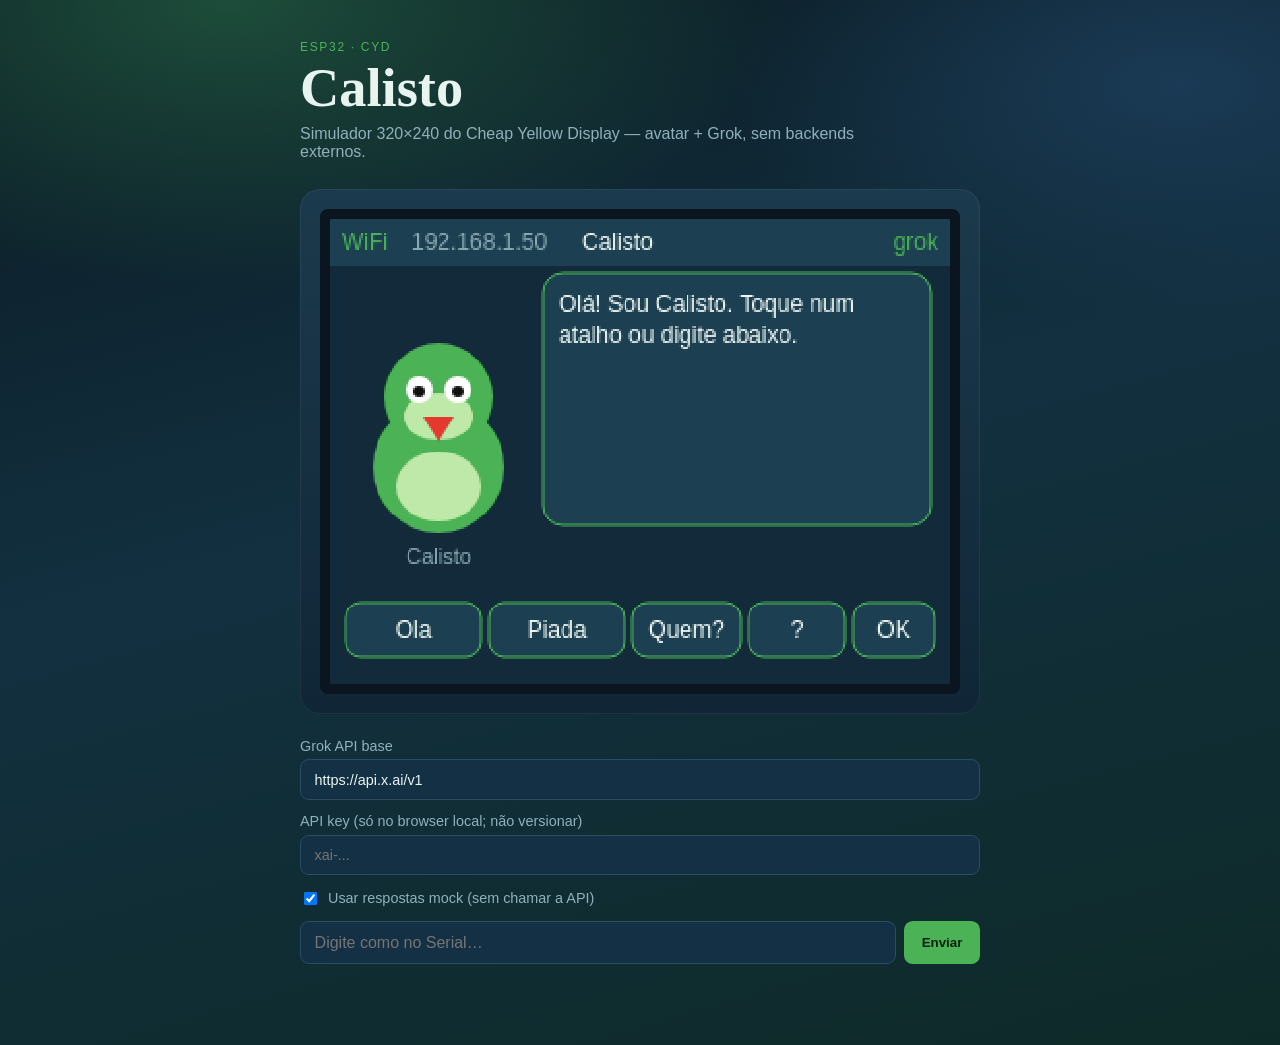
<file: esp32/simulator/index.html>
<!DOCTYPE html>
<html lang="pt-BR">
<head>
  <meta charset="UTF-8" />
  <meta name="viewport" content="width=device-width, initial-scale=1.0" />
  <title>Simulador CYD — Calisto + Grok</title>
  <link rel="stylesheet" href="style.css" />
</head>
<body>
  <main class="page">
    <header class="intro">
      <p class="brand">esp32 · CYD</p>
      <h1>Calisto</h1>
      <p class="lede">Simulador 320×240 do Cheap Yellow Display — avatar + Grok, sem backends externos.</p>
    </header>
    <section class="stage" aria-label="Display CYD">
      <canvas id="screen" width="320" height="240" role="img" aria-label="Tela do CYD"></canvas>
    </section>
    <section class="controls">
      <label>
        Grok API base
        <input id="apiBase" type="url" value="https://api.x.ai/v1" />
      </label>
      <label>
        API key (só no browser local; não versionar)
        <input id="apiKey" type="password" placeholder="xai-..." autocomplete="off" />
      </label>
      <label class="check">
        <input id="useMock" type="checkbox" checked />
        Usar respostas mock (sem chamar a API)
      </label>
      <form id="askForm" class="ask">
        <input id="message" type="text" placeholder="Digite como no Serial…" maxlength="240" />
        <button type="submit">Enviar</button>
      </form>
      <p id="log" class="log" aria-live="polite"></p>
    </section>
  </main>
  <script src="app.js"></script>
</body>
</html>
</file>
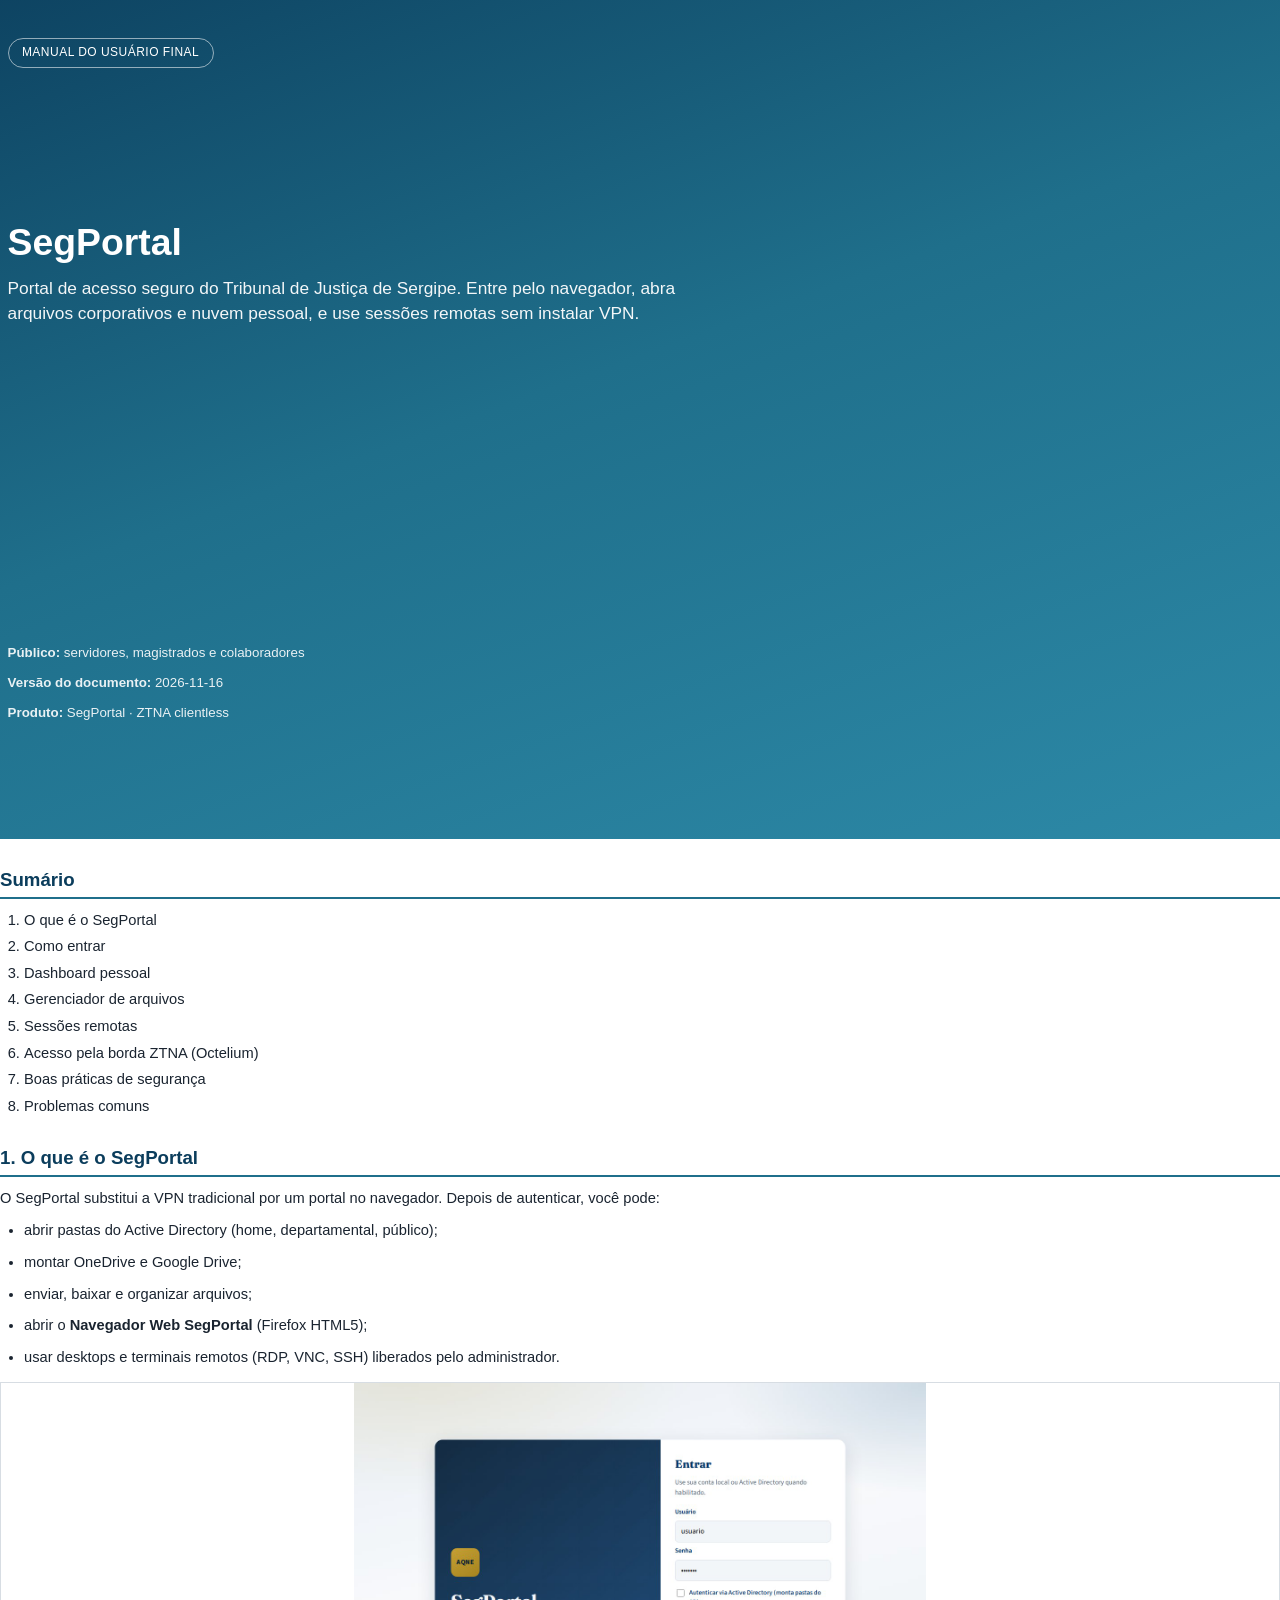
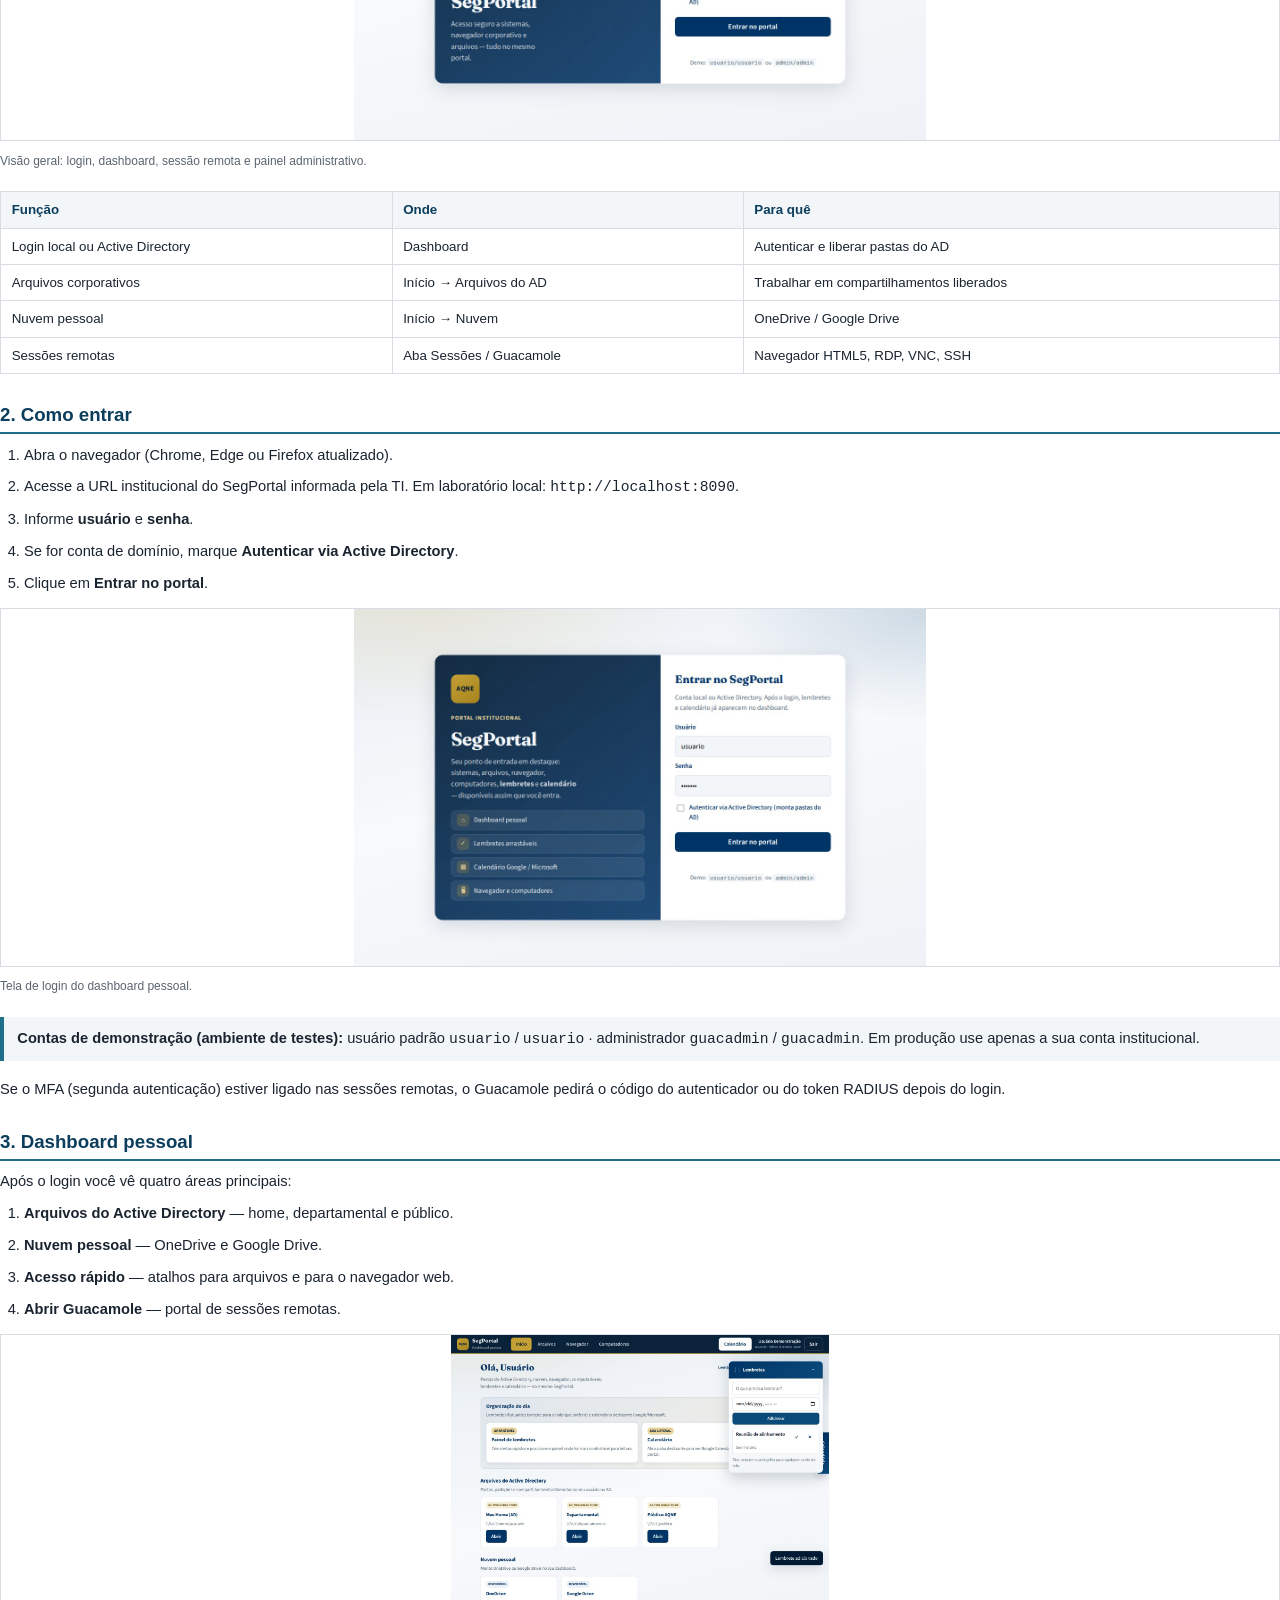
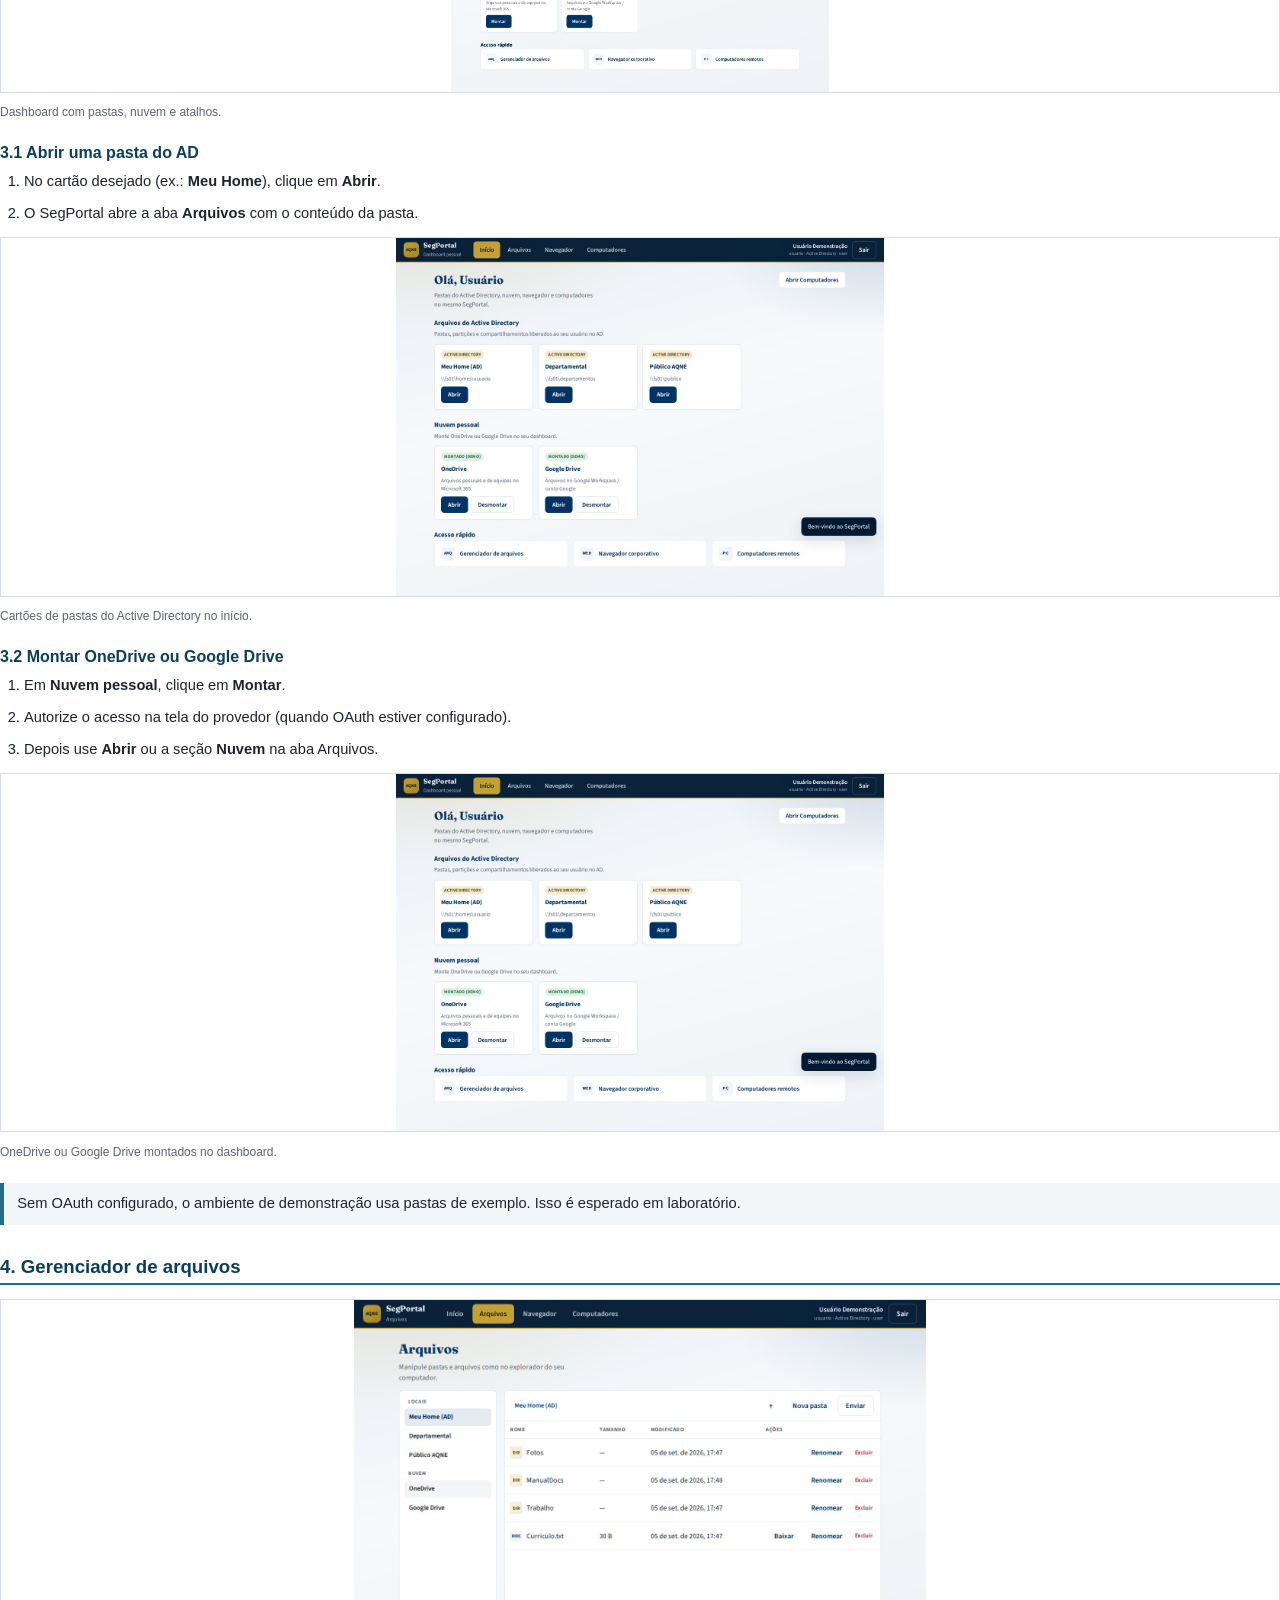
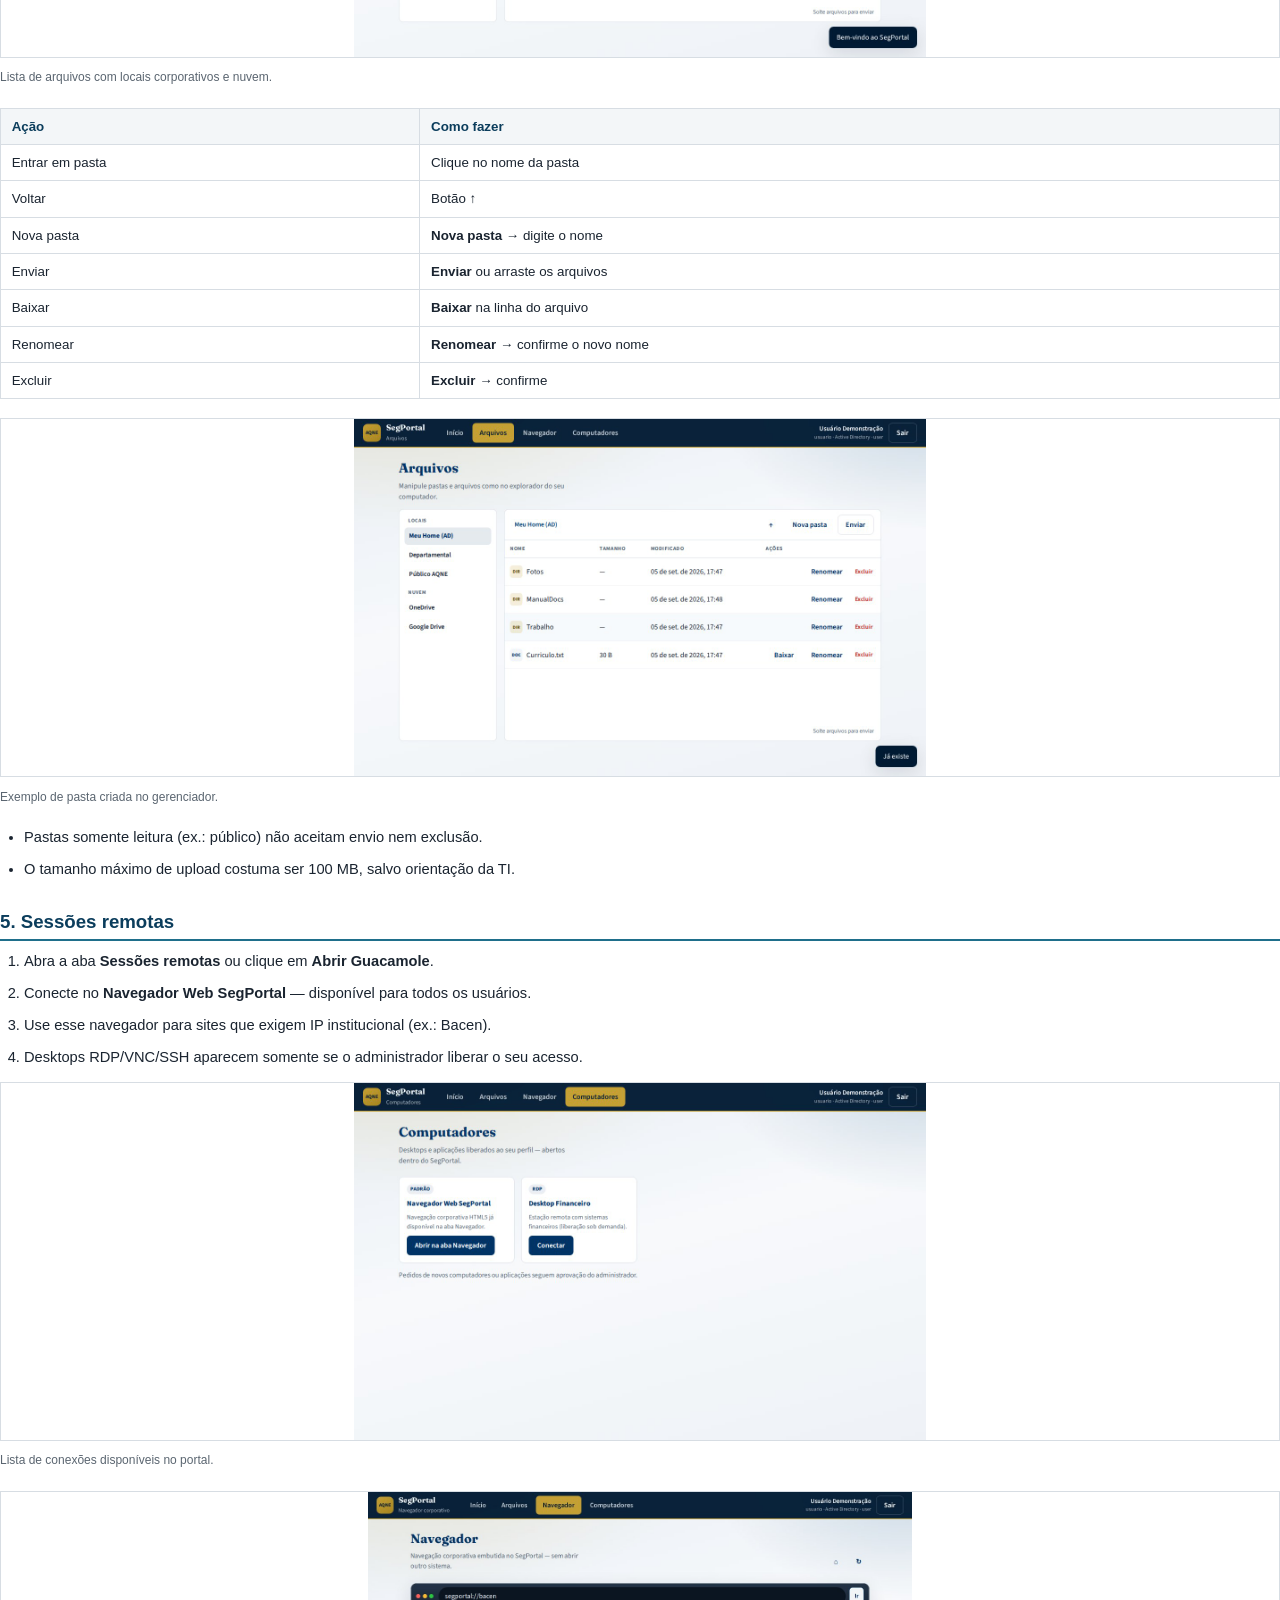
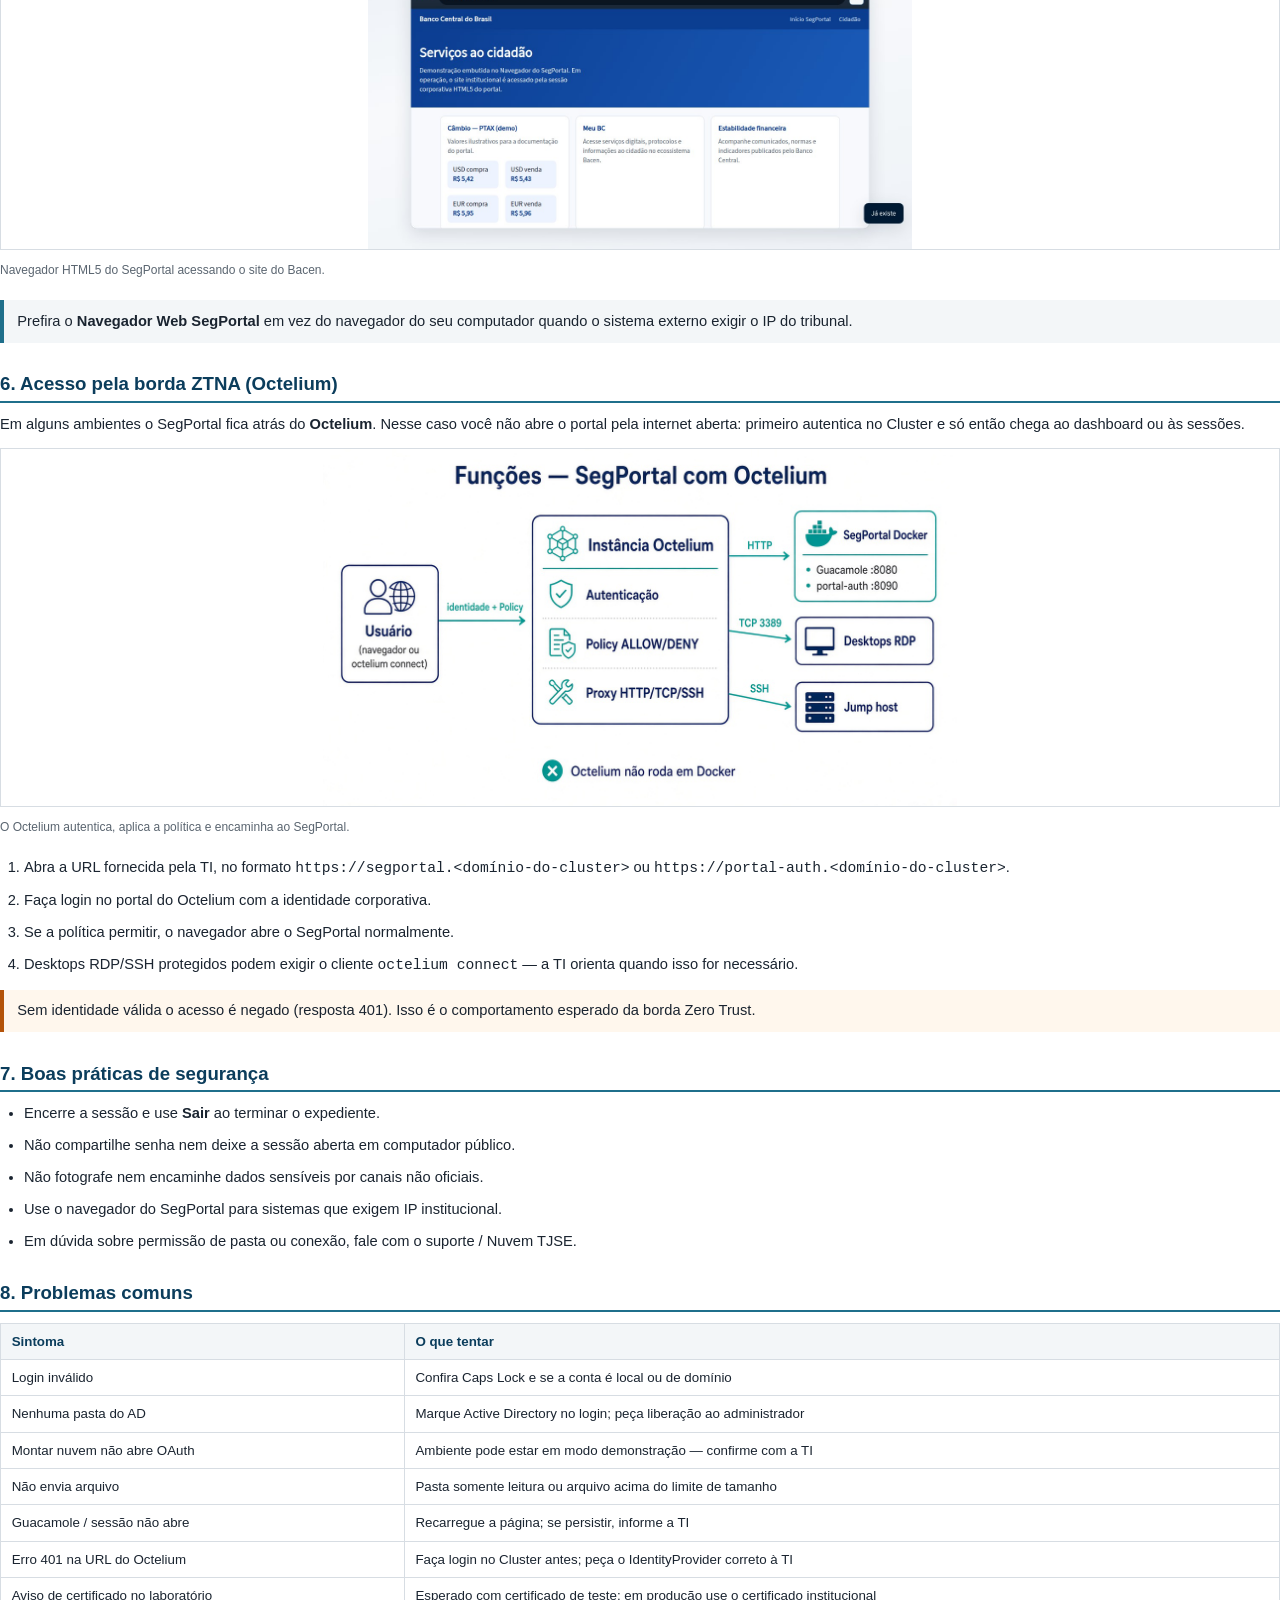
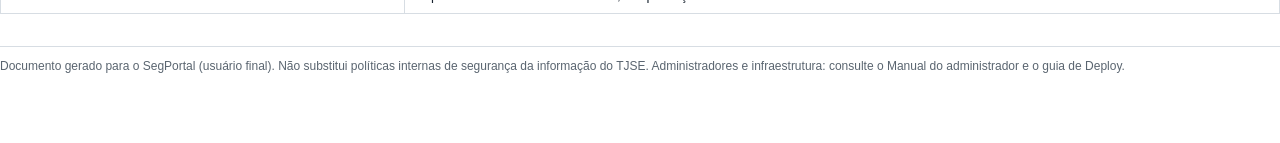
<file: segportal/docs/manual-usuario-final.html>
<!DOCTYPE html>
<html lang="pt-BR">
<head>
  <meta charset="UTF-8" />
  <title>SegPortal — Manual do Usuário Final</title>
  <style>
    @page {
      size: A4;
      margin: 18mm 16mm 20mm 16mm;
      @bottom-center {
        content: "SegPortal · Manual do usuário final · página " counter(page);
        font-size: 9pt;
        color: #5a6570;
      }
    }
    :root {
      --ink: #1a2430;
      --muted: #5a6570;
      --line: #d7dde3;
      --brand: #0b3d5c;
      --accent: #1f6f8b;
      --soft: #f3f6f8;
    }
    * { box-sizing: border-box; }
    body {
      margin: 0;
      color: var(--ink);
      font: 11pt/1.45 "Segoe UI", "Helvetica Neue", Arial, sans-serif;
    }
    h1, h2, h3 {
      color: var(--brand);
      page-break-after: avoid;
      line-height: 1.25;
    }
    h1 { font-size: 22pt; margin: 0 0 8pt; }
    h2 {
      font-size: 14pt;
      margin: 22pt 0 8pt;
      padding-bottom: 4pt;
      border-bottom: 2px solid var(--accent);
    }
    h3 { font-size: 12pt; margin: 14pt 0 6pt; }
    p, li { margin: 0 0 8pt; }
    ul, ol { margin: 0 0 10pt; padding-left: 18pt; }
    a { color: var(--accent); text-decoration: none; }
    .cover {
      min-height: 240mm;
      display: flex;
      flex-direction: column;
      justify-content: space-between;
      page-break-after: always;
      background:
        linear-gradient(160deg, #0b3d5c 0%, #1f6f8b 48%, #2d8aa8 100%);
      color: #fff;
      padding: 28mm 18mm;
      margin: -18mm -16mm 0;
    }
    .cover h1 { color: #fff; font-size: 28pt; margin-top: 40mm; }
    .cover .lead { font-size: 13pt; max-width: 42em; opacity: .95; }
    .cover .meta { font-size: 10pt; opacity: .9; }
    .badge {
      display: inline-block;
      border: 1px solid rgba(255,255,255,.55);
      border-radius: 999px;
      padding: 4pt 10pt;
      font-size: 9pt;
      letter-spacing: .04em;
      text-transform: uppercase;
    }
    .note, .warn {
      border-left: 4px solid var(--accent);
      background: var(--soft);
      padding: 8pt 10pt;
      margin: 10pt 0 14pt;
    }
    .warn { border-left-color: #b45309; background: #fff7ed; }
    table {
      width: 100%;
      border-collapse: collapse;
      margin: 8pt 0 14pt;
      font-size: 10pt;
    }
    th, td {
      border: 1px solid var(--line);
      padding: 6pt 8pt;
      text-align: left;
      vertical-align: top;
    }
    th { background: var(--soft); color: var(--brand); }
    figure {
      margin: 10pt 0 16pt;
      page-break-inside: avoid;
    }
    figure img {
      width: 100%;
      max-height: 95mm;
      object-fit: contain;
      border: 1px solid var(--line);
      background: #fff;
    }
    figcaption {
      font-size: 9pt;
      color: var(--muted);
      margin-top: 4pt;
    }
    .toc a { color: var(--ink); }
    .toc li { margin-bottom: 4pt; }
    .footer-note {
      margin-top: 24pt;
      padding-top: 8pt;
      border-top: 1px solid var(--line);
      font-size: 9pt;
      color: var(--muted);
    }
    .step { font-weight: 600; color: var(--accent); }
  </style>
</head>
<body>

<section class="cover">
  <div>
    <span class="badge">Manual do usuário final</span>
    <h1>SegPortal</h1>
    <p class="lead">
      Portal de acesso seguro do Tribunal de Justiça de Sergipe.
      Entre pelo navegador, abra arquivos corporativos e nuvem pessoal,
      e use sessões remotas sem instalar VPN.
    </p>
  </div>
  <div class="meta">
    <p><strong>Público:</strong> servidores, magistrados e colaboradores</p>
    <p><strong>Versão do documento:</strong> 2026-11-16</p>
    <p><strong>Produto:</strong> SegPortal · ZTNA clientless</p>
  </div>
</section>

<h2>Sumário</h2>
<ol class="toc">
  <li><a href="#o-que-e">O que é o SegPortal</a></li>
  <li><a href="#como-entrar">Como entrar</a></li>
  <li><a href="#dashboard">Dashboard pessoal</a></li>
  <li><a href="#arquivos">Gerenciador de arquivos</a></li>
  <li><a href="#sessoes">Sessões remotas</a></li>
  <li><a href="#octelium">Acesso pela borda ZTNA (Octelium)</a></li>
  <li><a href="#seguranca">Boas práticas de segurança</a></li>
  <li><a href="#problemas">Problemas comuns</a></li>
</ol>

<h2 id="o-que-e">1. O que é o SegPortal</h2>
<p>
  O SegPortal substitui a VPN tradicional por um portal no navegador.
  Depois de autenticar, você pode:
</p>
<ul>
  <li>abrir pastas do Active Directory (home, departamental, público);</li>
  <li>montar OneDrive e Google Drive;</li>
  <li>enviar, baixar e organizar arquivos;</li>
  <li>abrir o <strong>Navegador Web SegPortal</strong> (Firefox HTML5);</li>
  <li>usar desktops e terminais remotos (RDP, VNC, SSH) liberados pelo administrador.</li>
</ul>

<figure>
  <img src="images/segportal-mockup.jpg" alt="Visão geral do SegPortal" />
  <figcaption>Visão geral: login, dashboard, sessão remota e painel administrativo.</figcaption>
</figure>

<table>
  <thead>
    <tr><th>Função</th><th>Onde</th><th>Para quê</th></tr>
  </thead>
  <tbody>
    <tr>
      <td>Login local ou Active Directory</td>
      <td>Dashboard</td>
      <td>Autenticar e liberar pastas do AD</td>
    </tr>
    <tr>
      <td>Arquivos corporativos</td>
      <td>Início → Arquivos do AD</td>
      <td>Trabalhar em compartilhamentos liberados</td>
    </tr>
    <tr>
      <td>Nuvem pessoal</td>
      <td>Início → Nuvem</td>
      <td>OneDrive / Google Drive</td>
    </tr>
    <tr>
      <td>Sessões remotas</td>
      <td>Aba Sessões / Guacamole</td>
      <td>Navegador HTML5, RDP, VNC, SSH</td>
    </tr>
  </tbody>
</table>

<h2 id="como-entrar">2. Como entrar</h2>
<ol>
  <li>Abra o navegador (Chrome, Edge ou Firefox atualizado).</li>
  <li>Acesse a URL institucional do SegPortal informada pela TI.
    Em laboratório local: <code>http://localhost:8090</code>.</li>
  <li>Informe <strong>usuário</strong> e <strong>senha</strong>.</li>
  <li>Se for conta de domínio, marque <strong>Autenticar via Active Directory</strong>.</li>
  <li>Clique em <strong>Entrar no portal</strong>.</li>
</ol>

<figure>
  <img src="images/usage-login.jpg" alt="Tela de login" />
  <figcaption>Tela de login do dashboard pessoal.</figcaption>
</figure>

<div class="note">
  <strong>Contas de demonstração (ambiente de testes):</strong>
  usuário padrão <code>usuario</code> / <code>usuario</code> ·
  administrador <code>guacadmin</code> / <code>guacadmin</code>.
  Em produção use apenas a sua conta institucional.
</div>

<p>
  Se o MFA (segunda autenticação) estiver ligado nas sessões remotas,
  o Guacamole pedirá o código do autenticador ou do token RADIUS depois do login.
</p>

<h2 id="dashboard">3. Dashboard pessoal</h2>
<p>Após o login você vê quatro áreas principais:</p>
<ol>
  <li><strong>Arquivos do Active Directory</strong> — home, departamental e público.</li>
  <li><strong>Nuvem pessoal</strong> — OneDrive e Google Drive.</li>
  <li><strong>Acesso rápido</strong> — atalhos para arquivos e para o navegador web.</li>
  <li><strong>Abrir Guacamole</strong> — portal de sessões remotas.</li>
</ol>

<figure>
  <img src="images/usage-portal.jpg" alt="Dashboard do portal" />
  <figcaption>Dashboard com pastas, nuvem e atalhos.</figcaption>
</figure>

<h3>3.1 Abrir uma pasta do AD</h3>
<ol>
  <li>No cartão desejado (ex.: <strong>Meu Home</strong>), clique em <strong>Abrir</strong>.</li>
  <li>O SegPortal abre a aba <strong>Arquivos</strong> com o conteúdo da pasta.</li>
</ol>

<figure>
  <img src="images/portal-home-ad.jpg" alt="Pastas do Active Directory" />
  <figcaption>Cartões de pastas do Active Directory no início.</figcaption>
</figure>

<h3>3.2 Montar OneDrive ou Google Drive</h3>
<ol>
  <li>Em <strong>Nuvem pessoal</strong>, clique em <strong>Montar</strong>.</li>
  <li>Autorize o acesso na tela do provedor (quando OAuth estiver configurado).</li>
  <li>Depois use <strong>Abrir</strong> ou a seção <strong>Nuvem</strong> na aba Arquivos.</li>
</ol>

<figure>
  <img src="images/portal-cloud-mounted.jpg" alt="Nuvem montada" />
  <figcaption>OneDrive ou Google Drive montados no dashboard.</figcaption>
</figure>

<div class="note">
  Sem OAuth configurado, o ambiente de demonstração usa pastas de exemplo.
  Isso é esperado em laboratório.
</div>

<h2 id="arquivos">4. Gerenciador de arquivos</h2>
<figure>
  <img src="images/portal-files.jpg" alt="Gerenciador de arquivos" />
  <figcaption>Lista de arquivos com locais corporativos e nuvem.</figcaption>
</figure>

<table>
  <thead>
    <tr><th>Ação</th><th>Como fazer</th></tr>
  </thead>
  <tbody>
    <tr><td>Entrar em pasta</td><td>Clique no nome da pasta</td></tr>
    <tr><td>Voltar</td><td>Botão <strong>↑</strong></td></tr>
    <tr><td>Nova pasta</td><td><strong>Nova pasta</strong> → digite o nome</td></tr>
    <tr><td>Enviar</td><td><strong>Enviar</strong> ou arraste os arquivos</td></tr>
    <tr><td>Baixar</td><td><strong>Baixar</strong> na linha do arquivo</td></tr>
    <tr><td>Renomear</td><td><strong>Renomear</strong> → confirme o novo nome</td></tr>
    <tr><td>Excluir</td><td><strong>Excluir</strong> → confirme</td></tr>
  </tbody>
</table>

<figure>
  <img src="images/portal-files-folder.jpg" alt="Nova pasta criada" />
  <figcaption>Exemplo de pasta criada no gerenciador.</figcaption>
</figure>

<ul>
  <li>Pastas somente leitura (ex.: público) não aceitam envio nem exclusão.</li>
  <li>O tamanho máximo de upload costuma ser 100&nbsp;MB, salvo orientação da TI.</li>
</ul>

<h2 id="sessoes">5. Sessões remotas</h2>
<ol>
  <li>Abra a aba <strong>Sessões remotas</strong> ou clique em <strong>Abrir Guacamole</strong>.</li>
  <li>Conecte no <strong>Navegador Web SegPortal</strong> — disponível para todos os usuários.</li>
  <li>Use esse navegador para sites que exigem IP institucional (ex.: Bacen).</li>
  <li>Desktops RDP/VNC/SSH aparecem somente se o administrador liberar o seu acesso.</li>
</ol>

<figure>
  <img src="images/portal-sessions.jpg" alt="Lista de sessões remotas" />
  <figcaption>Lista de conexões disponíveis no portal.</figcaption>
</figure>

<figure>
  <img src="images/usage-browser-bacen.jpg" alt="Navegador HTML5 no Bacen" />
  <figcaption>Navegador HTML5 do SegPortal acessando o site do Bacen.</figcaption>
</figure>

<div class="note">
  Prefira o <strong>Navegador Web SegPortal</strong> em vez do navegador do seu computador
  quando o sistema externo exigir o IP do tribunal.
</div>

<h2 id="octelium">6. Acesso pela borda ZTNA (Octelium)</h2>
<p>
  Em alguns ambientes o SegPortal fica atrás do <strong>Octelium</strong>.
  Nesse caso você não abre o portal pela internet aberta: primeiro autentica
  no Cluster e só então chega ao dashboard ou às sessões.
</p>

<figure>
  <img src="images/octelium-funcoes.png" alt="Funções do Octelium com o SegPortal" />
  <figcaption>O Octelium autentica, aplica a política e encaminha ao SegPortal.</figcaption>
</figure>

<ol>
  <li>Abra a URL fornecida pela TI, no formato
    <code>https://segportal.&lt;domínio-do-cluster&gt;</code>
    ou <code>https://portal-auth.&lt;domínio-do-cluster&gt;</code>.</li>
  <li>Faça login no portal do Octelium com a identidade corporativa.</li>
  <li>Se a política permitir, o navegador abre o SegPortal normalmente.</li>
  <li>Desktops RDP/SSH protegidos podem exigir o cliente
    <code>octelium connect</code> — a TI orienta quando isso for necessário.</li>
</ol>

<div class="warn">
  Sem identidade válida o acesso é negado (resposta 401).
  Isso é o comportamento esperado da borda Zero Trust.
</div>

<h2 id="seguranca">7. Boas práticas de segurança</h2>
<ul>
  <li>Encerre a sessão e use <strong>Sair</strong> ao terminar o expediente.</li>
  <li>Não compartilhe senha nem deixe a sessão aberta em computador público.</li>
  <li>Não fotografe nem encaminhe dados sensíveis por canais não oficiais.</li>
  <li>Use o navegador do SegPortal para sistemas que exigem IP institucional.</li>
  <li>Em dúvida sobre permissão de pasta ou conexão, fale com o suporte / Nuvem TJSE.</li>
</ul>

<h2 id="problemas">8. Problemas comuns</h2>
<table>
  <thead>
    <tr><th>Sintoma</th><th>O que tentar</th></tr>
  </thead>
  <tbody>
    <tr>
      <td>Login inválido</td>
      <td>Confira Caps Lock e se a conta é local ou de domínio</td>
    </tr>
    <tr>
      <td>Nenhuma pasta do AD</td>
      <td>Marque Active Directory no login; peça liberação ao administrador</td>
    </tr>
    <tr>
      <td>Montar nuvem não abre OAuth</td>
      <td>Ambiente pode estar em modo demonstração — confirme com a TI</td>
    </tr>
    <tr>
      <td>Não envia arquivo</td>
      <td>Pasta somente leitura ou arquivo acima do limite de tamanho</td>
    </tr>
    <tr>
      <td>Guacamole / sessão não abre</td>
      <td>Recarregue a página; se persistir, informe a TI</td>
    </tr>
    <tr>
      <td>Erro 401 na URL do Octelium</td>
      <td>Faça login no Cluster antes; peça o IdentityProvider correto à TI</td>
    </tr>
    <tr>
      <td>Aviso de certificado no laboratório</td>
      <td>Esperado com certificado de teste; em produção use o certificado institucional</td>
    </tr>
  </tbody>
</table>

<div class="footer-note">
  Documento gerado para o SegPortal (usuário final).
  Não substitui políticas internas de segurança da informação do TJSE.
  Administradores e infraestrutura: consulte o Manual do administrador e o guia de Deploy.
</div>

</body>
</html>
</file>
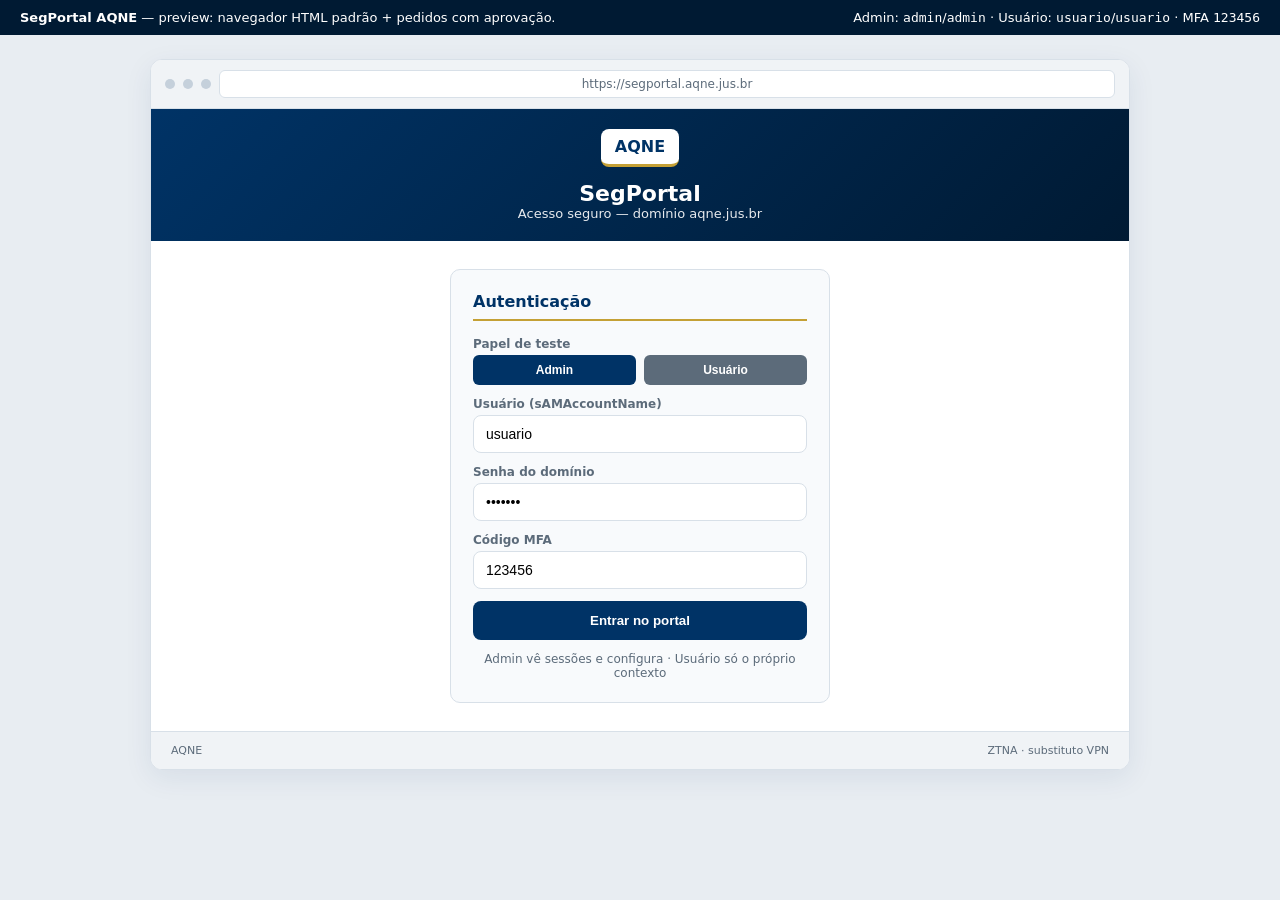
<file: segportal/docs/mockup/segportal-preview.html>
<!DOCTYPE html>
<html lang="pt-BR">
<head>
  <meta charset="UTF-8" />
  <meta name="viewport" content="width=device-width, initial-scale=1.0" />
  <title>SegPortal AQNE — Preview</title>
  <style>
    :root {
      --primary: #003366;
      --primary-dark: #001a33;
      --accent: #C4A035;
      --bg: #e8edf2;
      --text: #1a2b3c;
      --muted: #5c6b7a;
      --border: #d8e0e8;
      --ok: #1b7f4a;
    }
    * { box-sizing: border-box; margin: 0; padding: 0; }
    body {
      font-family: "Segoe UI", system-ui, sans-serif;
      background: var(--bg);
      color: var(--text);
      min-height: 100vh;
    }
    .topbar {
      background: var(--primary-dark);
      color: #fff;
      padding: 10px 20px;
      font-size: 13px;
      display: flex;
      justify-content: space-between;
      align-items: center;
      gap: 12px;
      flex-wrap: wrap;
    }
    .topbar a { color: #C4A035; }
    .shell {
      max-width: 980px;
      margin: 24px auto;
      background: #fff;
      border: 1px solid var(--border);
      border-radius: 12px;
      overflow: hidden;
      box-shadow: 0 8px 28px rgba(0,51,102,.08);
    }
    .chrome {
      background: #f0f3f6;
      border-bottom: 1px solid var(--border);
      padding: 10px 14px;
      display: flex;
      align-items: center;
      gap: 8px;
    }
    .dot { width: 10px; height: 10px; border-radius: 50%; background: #c5d0db; }
    .url {
      flex: 1;
      text-align: center;
      font-size: 12px;
      color: var(--muted);
      background: #fff;
      border: 1px solid var(--border);
      border-radius: 6px;
      padding: 6px 12px;
    }
    .header {
      background: linear-gradient(135deg, var(--primary), var(--primary-dark));
      color: #fff;
      padding: 20px 24px;
      display: flex;
      justify-content: space-between;
      align-items: center;
      gap: 16px;
      flex-wrap: wrap;
    }
    .brand { display: flex; align-items: center; gap: 14px; }
    .logo {
      background: #fff;
      color: var(--primary);
      font-weight: 800;
      padding: 8px 14px;
      border-radius: 8px;
      border-bottom: 3px solid var(--accent);
    }
    .badge {
      background: rgba(196,160,53,.35);
      padding: 4px 10px;
      border-radius: 20px;
      font-size: 11px;
    }
    .content { padding: 28px; }
    .panel {
      max-width: 380px;
      margin: 0 auto;
      background: #f8fafc;
      border: 1px solid var(--border);
      border-radius: 10px;
      padding: 22px;
    }
    .panel h2 {
      font-size: 16px;
      color: var(--primary);
      margin-bottom: 16px;
      padding-bottom: 8px;
      border-bottom: 2px solid var(--accent);
    }
    label { display: block; font-size: 12px; font-weight: 600; color: var(--muted); margin-bottom: 4px; }
    input {
      width: 100%;
      padding: 10px 12px;
      border: 1px solid var(--border);
      border-radius: 8px;
      margin-bottom: 12px;
      font-size: 14px;
    }
    button.primary {
      width: 100%;
      padding: 12px;
      background: var(--primary);
      color: #fff;
      border: 0;
      border-radius: 8px;
      font-weight: 600;
      cursor: pointer;
    }
    button.primary:hover { background: #004488; }
    .hint { font-size: 12px; color: var(--muted); text-align: center; margin-top: 12px; }
    .error { color: #b00020; font-size: 13px; margin-bottom: 10px; display: none; }
    .stats { display: flex; gap: 12px; margin-bottom: 18px; flex-wrap: wrap; }
    .stat {
      flex: 1;
      min-width: 120px;
      border: 1px solid var(--border);
      border-radius: 8px;
      padding: 12px;
      text-align: center;
    }
    .stat .n { font-size: 20px; font-weight: 700; color: var(--primary); }
    .stat .l { font-size: 11px; color: var(--muted); }
    .card {
      display: flex;
      align-items: center;
      gap: 14px;
      border: 1px solid var(--border);
      border-radius: 10px;
      padding: 14px;
      margin-bottom: 10px;
    }
    .icon {
      width: 44px; height: 44px; border-radius: 10px;
      display: flex; align-items: center; justify-content: center;
      background: #e3f0ff; font-size: 18px;
    }
    .card-body { flex: 1; }
    .card-body h3 { font-size: 14px; }
    .card-body p { font-size: 12px; color: var(--muted); }
    .connect {
      background: var(--primary);
      color: #fff;
      border: 0;
      border-radius: 6px;
      padding: 8px 12px;
      font-size: 12px;
      font-weight: 600;
      cursor: pointer;
    }
    .session {
      background: #1a1a2e;
      color: #8899aa;
      min-height: 280px;
      border-radius: 10px;
      display: flex;
      align-items: center;
      justify-content: center;
      text-align: center;
      padding: 24px;
    }
    .footer {
      background: #f0f3f6;
      border-top: 1px solid var(--border);
      padding: 12px 20px;
      font-size: 11px;
      color: var(--muted);
      display: flex;
      justify-content: space-between;
      gap: 8px;
      flex-wrap: wrap;
    }
    .hidden { display: none !important; }
    .nav { display: flex; gap: 8px; }
    .nav button {
      background: transparent;
      border: 1px solid rgba(255,255,255,.35);
      color: #fff;
      border-radius: 6px;
      padding: 6px 10px;
      cursor: pointer;
      font-size: 12px;
    }
  </style>
</head>
<body>
  <div class="topbar">
    <span><strong>SegPortal AQNE</strong> — preview: navegador HTML padrão + pedidos com aprovação.</span>
    <span>
      Admin: <code>admin</code>/<code>admin</code> ·
      Usuário: <code>usuario</code>/<code>usuario</code> · MFA <code>123456</code>
    </span>
  </div>

  <div class="shell">
    <div class="chrome">
      <span class="dot"></span><span class="dot"></span><span class="dot"></span>
      <div class="url" id="url">https://segportal.aqne.jus.br</div>
    </div>

    <!-- LOGIN -->
    <div id="view-login">
      <div class="header" style="justify-content:center; text-align:center;">
        <div class="brand" style="flex-direction:column;">
          <div class="logo">AQNE</div>
          <div>
            <h1 style="font-size:22px;">SegPortal</h1>
            <p style="opacity:.9; font-size:13px;">Acesso seguro — domínio aqne.jus.br</p>
          </div>
        </div>
      </div>
      <div class="content">
        <div class="panel">
          <h2>Autenticação</h2>
          <div class="error" id="login-error">Credenciais inválidas. Use admin ou usuario (+ MFA 123456)</div>
          <label>Papel de teste</label>
          <div style="display:flex; gap:8px; margin-bottom:12px;">
            <button type="button" class="connect" style="flex:1" onclick="fillRole('admin')">Admin</button>
            <button type="button" class="connect" style="flex:1; background:#5c6b7a" onclick="fillRole('user')">Usuário</button>
          </div>
          <label>Usuário (sAMAccountName)</label>
          <input id="user" value="usuario" />
          <label>Senha do domínio</label>
          <input id="pass" type="password" value="usuario" />
          <label>Código MFA</label>
          <input id="mfa" value="123456" />
          <button class="primary" type="button" onclick="doLogin()">Entrar no portal</button>
          <p class="hint">Admin vê sessões e configura · Usuário só o próprio contexto</p>
        </div>
      </div>
      <div class="footer">
        <span>AQNE</span>
        <span>ZTNA · substituto VPN</span>
      </div>
    </div>

    <!-- PORTAL -->
    <div id="view-portal" class="hidden">
      <div class="header">
        <div class="brand">
          <div class="logo">AQNE</div>
          <div>
            <h1 style="font-size:18px;">SegPortal</h1>
            <p style="font-size:13px; opacity:.9;" id="portal-subtitle">Recursos autorizados</p>
          </div>
        </div>
        <div class="nav">
          <span class="badge" id="role-badge">Usuário</span>
          <span class="badge">MFA verificado</span>
          <span style="font-size:13px;" id="who">usuario@aqne.jus.br</span>
          <button type="button" onclick="logout()">Sair</button>
        </div>
      </div>
      <div class="content">
        <div class="stats" id="stats-row"></div>
        <div id="admin-panel" class="hidden" style="margin-bottom:18px; border:1px solid var(--border); border-radius:10px; padding:14px; background:#f8fafc;">
          <h3 style="font-size:14px; color:var(--primary); margin-bottom:10px;">Painel administrativo</h3>
          <p style="font-size:12px; color:var(--muted); margin-bottom:10px;">
            Sessões, aplicações e aprovação de pedidos de terminais.
          </p>
          <div class="card" style="margin:0 0 8px 0;">
            <div class="icon" style="background:#ffebee;">👁</div>
            <div class="card-body">
              <h3>Sessões ativas (todos)</h3>
              <p>usuario · Navegador Web · há 2 min</p>
            </div>
            <button class="connect" type="button" style="background:#c62828">Encerrar</button>
          </div>
          <div class="card" style="margin:0 0 8px 0;">
            <div class="icon" style="background:#fff8e1;">✅</div>
            <div class="card-body">
              <h3>Pedidos pendentes</h3>
              <p>usuario · RDP 10.10.20.51 · “Sistema empenho”</p>
            </div>
            <button class="connect" type="button" onclick="alert('Pedido aprovado (simulado)')">Aprovar</button>
          </div>
          <div class="card" style="margin:0;">
            <div class="icon" style="background:#e8eaf6;">⚙</div>
            <div class="card-body">
              <h3>Configurar aplicações / LDAP</h3>
              <p>Conexões · grupos · apontamentos</p>
            </div>
            <button class="connect" type="button">Settings</button>
          </div>
        </div>
        <div id="request-panel" class="hidden" style="margin-bottom:18px; border:1px dashed var(--border); border-radius:10px; padding:14px;">
          <h3 style="font-size:14px; color:var(--primary); margin-bottom:8px;">Solicitar terminal / aplicação</h3>
          <p style="font-size:12px; color:var(--muted); margin-bottom:10px;">
            O administrador precisa autorizar antes da conexão aparecer na sua lista.
          </p>
          <label>Nome</label>
          <input id="req-name" placeholder="Meu RDP Financeiro" />
          <label>Protocolo</label>
          <input id="req-proto" value="rdp" />
          <label>Host</label>
          <input id="req-host" placeholder="10.10.20.50" />
          <label>Justificativa</label>
          <input id="req-why" placeholder="Acesso ao sistema X" />
          <button class="primary" type="button" onclick="submitRequest()">Enviar pedido</button>
          <p class="hint" id="req-msg" style="display:none; color:var(--ok);">Pedido enviado — aguardando admin</p>
        </div>
        <div id="resource-list"></div>
      </div>
      <div class="footer">
        <span id="footer-role">Papel: usuário · contexto próprio</span>
        <span>Sessão HTML5 clientless</span>
      </div>
    </div>

    <!-- SESSION -->
    <div id="view-session" class="hidden">
      <div class="header" style="padding:12px 20px;">
        <div class="brand">
          <div class="logo" style="font-size:14px; padding:6px 10px;">AQNE</div>
          <div>
            <h1 style="font-size:16px;" id="session-title">Sessão</h1>
            <p style="font-size:12px; opacity:.9;" id="session-meta">Sessão isolada</p>
          </div>
        </div>
        <div class="nav">
          <button type="button" onclick="backPortal()">Voltar</button>
          <button type="button" style="border-color:#c62828; color:#ffcdd2;" onclick="logout()">Encerrar</button>
        </div>
      </div>
      <div class="content">
        <div class="session">
          <div>
            <p style="font-size:42px; margin-bottom:10px;">🖥</p>
            <p><strong>Área de sessão SegPortal (simulada)</strong></p>
            <p style="margin-top:8px; font-size:12px;">Sessão individualizada · sem compartilhamento entre usuários</p>
          </div>
        </div>
      </div>
      <div class="footer">
        <span>Protocolo simulado · TLS</span>
        <span>Sessão SegPortal</span>
      </div>
    </div>
  </div>

  <script>
    let currentRole = 'user';
    const accounts = {
      admin: { pass: 'admin', role: 'admin' },
      usuario: { pass: 'usuario', role: 'user' }
    };
    const defaultBrowser = { icon: 'WEB', bg: '#e3f2fd', title: 'Navegador Web SegPortal', desc: 'HTML5 · sites internos e externos · padrão para todos' };
    const userResources = [
      defaultBrowser,
      { icon: 'RDP', bg: '#e3f0ff', title: 'Estação Financeiro', desc: 'Windows · GG-SegPortal-Financeiro' }
    ];
    const adminResources = [
      defaultBrowser,
      { icon: 'RDP', bg: '#e3f0ff', title: 'Estação Financeiro', desc: 'Windows · GG-SegPortal-Financeiro' },
      { icon: 'VNC', bg: '#e8f5e9', title: 'Terminal Consulta Processual', desc: 'Linux · GG-SegPortal-Consulta' },
      { icon: 'SSH', bg: '#f3e5f5', title: 'Servidor Aplicações', desc: 'Administração · GG-SegPortal-Admin' }
    ];

    function fillRole(role) {
      if (role === 'admin') {
        document.getElementById('user').value = 'admin';
        document.getElementById('pass').value = 'admin';
      } else {
        document.getElementById('user').value = 'usuario';
        document.getElementById('pass').value = 'usuario';
      }
      document.getElementById('mfa').value = '123456';
      document.getElementById('login-error').style.display = 'none';
    }

    function show(id) {
      ['login','portal','session'].forEach(v => {
        document.getElementById('view-' + v).classList.toggle('hidden', v !== id);
      });
      const urls = {
        login: 'https://segportal.aqne.jus.br',
        portal: 'https://segportal.aqne.jus.br/#/' + (currentRole === 'admin' ? 'settings' : 'client'),
        session: 'https://segportal.aqne.jus.br/#/client/SESSION'
      };
      document.getElementById('url').textContent = urls[id];
    }

    function renderPortal() {
      const isAdmin = currentRole === 'admin';
      document.getElementById('role-badge').textContent = isAdmin ? 'Administrador' : 'Usuário';
      document.getElementById('portal-subtitle').textContent = isAdmin
        ? 'Gestão do portal · sessões e aplicações'
        : 'Recursos do seu contexto';
      document.getElementById('footer-role').textContent = isAdmin
        ? 'Papel: admin · visão global de sessões'
        : 'Papel: usuário · apenas o próprio contexto';
      document.getElementById('admin-panel').classList.toggle('hidden', !isAdmin);
      document.getElementById('request-panel').classList.toggle('hidden', isAdmin);

      const stats = isAdmin
        ? [
            ['12', 'Recursos'],
            ['3', 'Sessões ativas'],
            ['●', 'LDAP OK'],
            ['Admin', 'Papel']
          ]
        : [
            ['1', 'Recursos'],
            ['0', 'Minhas sessões'],
            ['●', 'LDAP OK'],
            ['Usuário', 'Papel']
          ];
      document.getElementById('stats-row').innerHTML = stats.map(([n,l]) =>
        `<div class="stat"><div class="n"${n==='●'?' style="color:var(--ok)"':''}>${n}</div><div class="l">${l}</div></div>`
      ).join('');

      const list = isAdmin ? adminResources : userResources;
      document.getElementById('resource-list').innerHTML = list.map(r => `
        <div class="card">
          <div class="icon" style="background:${r.bg}">${r.icon}</div>
          <div class="card-body"><h3>${r.title}</h3><p>${r.desc}</p></div>
          <button class="connect" type="button" onclick="openSession('${r.title}')">Conectar</button>
        </div>
      `).join('');
    }

    function doLogin() {
      const u = document.getElementById('user').value.trim();
      const p = document.getElementById('pass').value;
      const m = document.getElementById('mfa').value.trim();
      const err = document.getElementById('login-error');
      const acc = accounts[u];
      if (acc && acc.pass === p && m === '123456') {
        err.style.display = 'none';
        currentRole = acc.role;
        document.getElementById('who').textContent = u + '@aqne.jus.br';
        renderPortal();
        show('portal');
      } else {
        err.style.display = 'block';
      }
    }
    function submitRequest() {
      const msg = document.getElementById('req-msg');
      if (!document.getElementById('req-name').value || !document.getElementById('req-host').value) {
        alert('Preencha nome e host');
        return;
      }
      msg.style.display = 'block';
    }
    function openSession(title) {
      document.getElementById('session-title').textContent = title;
      document.getElementById('session-meta').textContent =
        currentRole === 'admin' ? 'Sessão isolada · visão admin' : 'Sessão isolada · contexto próprio';
      show('session');
    }
    function backPortal() { show('portal'); }
    function logout() { show('login'); }
  </script>
</body>
</html>
</file>
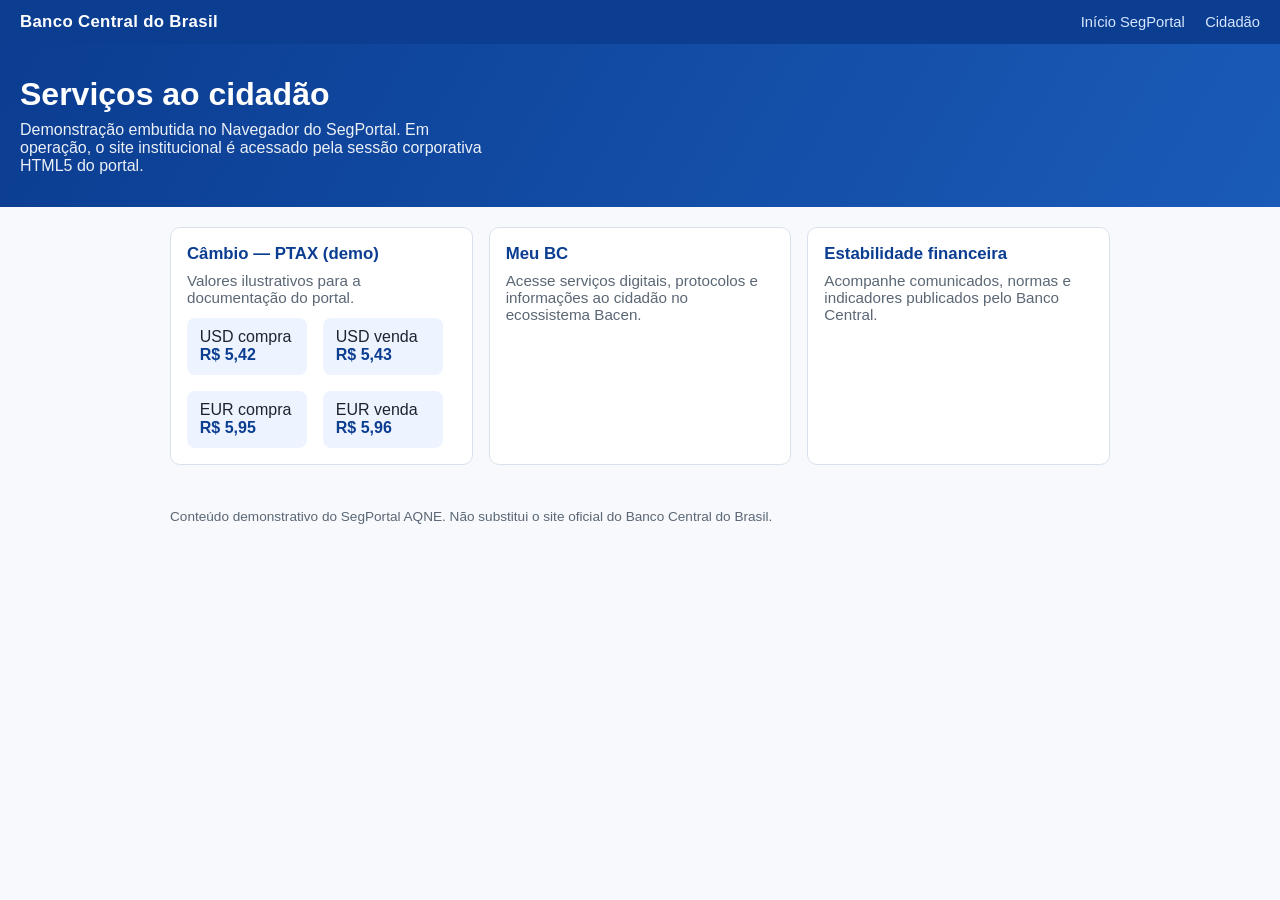
<file: segportal/services/portal-auth/static/browser/bacen.html>
<!DOCTYPE html>
<html lang="pt-BR">
<head>
  <meta charset="UTF-8" />
  <meta name="viewport" content="width=device-width, initial-scale=1" />
  <title>Banco Central do Brasil — demo SegPortal</title>
  <style>
    :root { --bc:#0b3d91; --bc2:#1a5bb8; --ink:#1c2430; --muted:#5b6775; --line:#d9e2ec; }
    * { box-sizing:border-box; }
    body { margin:0; font-family:"Source Sans 3",Segoe UI,sans-serif; color:var(--ink); background:#f7f9fc; }
    .top { background:var(--bc); color:#fff; padding:.75rem 1.25rem; display:flex; justify-content:space-between; align-items:center; gap:1rem; flex-wrap:wrap; }
    .top strong { font-size:1.05rem; letter-spacing:.02em; }
    .top nav a { color:#d7e6ff; margin-left:1rem; text-decoration:none; font-size:.92rem; }
    .hero { background:linear-gradient(120deg,var(--bc),var(--bc2)); color:#fff; padding:2rem 1.25rem; }
    .hero h1 { margin:0 0 .5rem; font-size:clamp(1.4rem,3vw,2rem); }
    .hero p { margin:0; max-width:52ch; opacity:.92; }
    .content { padding:1.25rem; max-width:980px; margin:0 auto; display:grid; gap:1rem; grid-template-columns:repeat(auto-fit,minmax(240px,1fr)); }
    .card { background:#fff; border:1px solid var(--line); border-radius:10px; padding:1rem; }
    .card h2 { margin:0 0 .5rem; font-size:1.05rem; color:var(--bc); }
    .card p { margin:0; color:var(--muted); font-size:.95rem; }
    .rates { display:flex; gap:1rem; flex-wrap:wrap; margin-top:.75rem; }
    .rate { background:#eef4ff; border-radius:8px; padding:.65rem .8rem; min-width:120px; }
    .rate b { display:block; color:var(--bc); }
    .foot { margin:1.5rem auto; max-width:980px; padding:0 1.25rem 2rem; color:var(--muted); font-size:.85rem; }
  </style>
</head>
<body>
  <div class="top">
    <strong>Banco Central do Brasil</strong>
    <nav>
      <a href="/browser/home.html">Início SegPortal</a>
      <a href="/browser/bacen.html">Cidadão</a>
    </nav>
  </div>
  <section class="hero">
    <h1>Serviços ao cidadão</h1>
    <p>Demonstração embutida no Navegador do SegPortal. Em operação, o site institucional é acessado pela sessão corporativa HTML5 do portal.</p>
  </section>
  <section class="content">
    <article class="card">
      <h2>Câmbio — PTAX (demo)</h2>
      <p>Valores ilustrativos para a documentação do portal.</p>
      <div class="rates">
        <div class="rate"><span>USD compra</span><b>R$ 5,42</b></div>
        <div class="rate"><span>USD venda</span><b>R$ 5,43</b></div>
        <div class="rate"><span>EUR compra</span><b>R$ 5,95</b></div>
        <div class="rate"><span>EUR venda</span><b>R$ 5,96</b></div>
      </div>
    </article>
    <article class="card">
      <h2>Meu BC</h2>
      <p>Acesse serviços digitais, protocolos e informações ao cidadão no ecossistema Bacen.</p>
    </article>
    <article class="card">
      <h2>Estabilidade financeira</h2>
      <p>Acompanhe comunicados, normas e indicadores publicados pelo Banco Central.</p>
    </article>
  </section>
  <p class="foot">Conteúdo demonstrativo do SegPortal AQNE. Não substitui o site oficial do Banco Central do Brasil.</p>
</body>
</html>
</file>
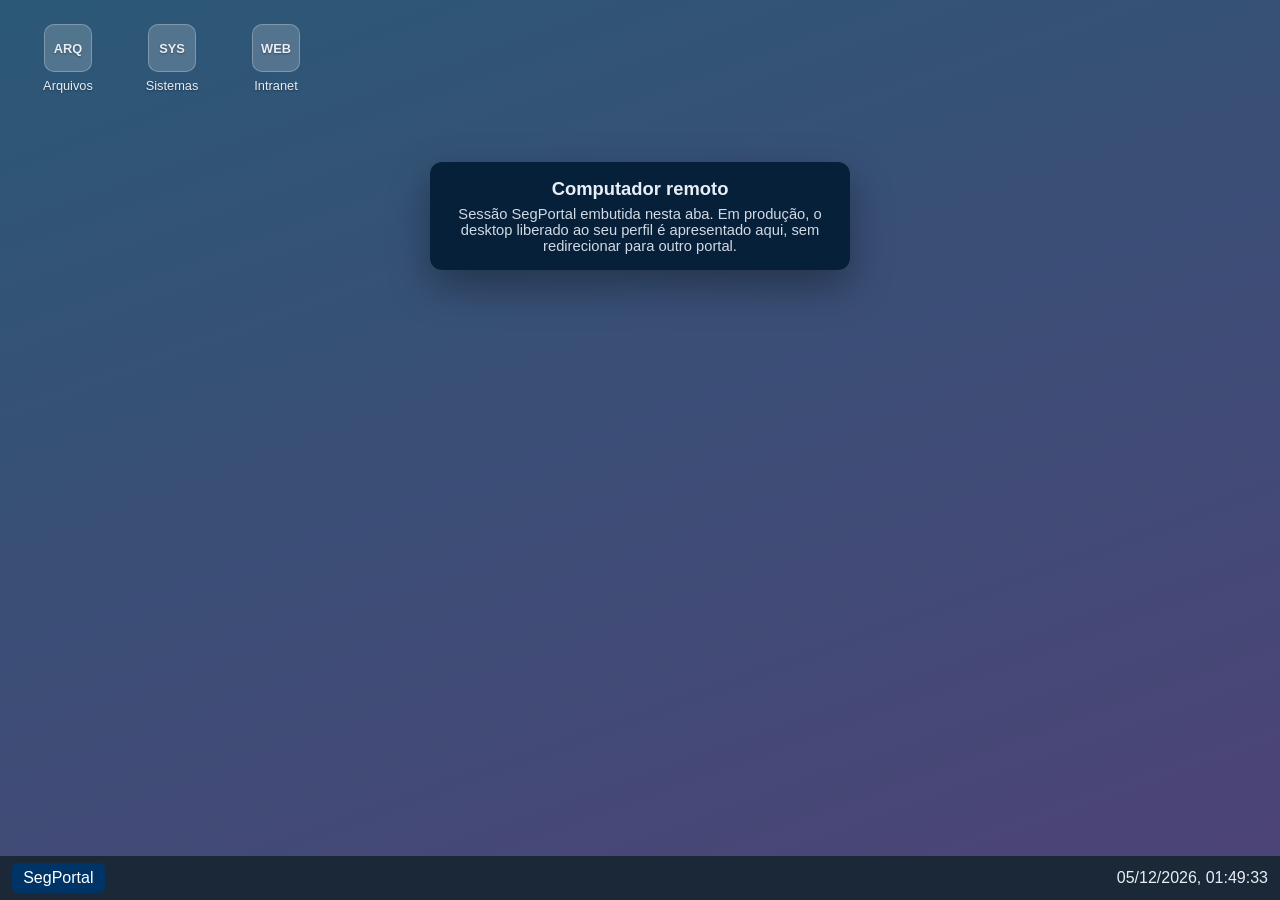
<file: segportal/services/portal-auth/static/browser/desktop.html>
<!DOCTYPE html>
<html lang="pt-BR">
<head>
  <meta charset="UTF-8" />
  <meta name="viewport" content="width=device-width, initial-scale=1" />
  <title>Sessão de computador — SegPortal</title>
  <style>
    :root { --navy:#003366; --task:#1b2838; --ink:#e8eef5; }
    * { box-sizing:border-box; }
    html,body { height:100%; margin:0; }
    body { font-family:"Source Sans 3",Segoe UI,sans-serif; background:linear-gradient(160deg,#2b5876,#4e4376); color:var(--ink); display:flex; flex-direction:column; }
    .desk { flex:1; padding:1.5rem; display:grid; grid-template-columns:repeat(auto-fill,minmax(88px,1fr)); gap:1rem; align-content:start; }
    .icon { text-align:center; font-size:.8rem; text-shadow:0 1px 2px rgba(0,0,0,.35); }
    .icon .box { width:48px; height:48px; margin:0 auto .35rem; border-radius:10px; background:rgba(255,255,255,.18); border:1px solid rgba(255,255,255,.25); display:grid; place-items:center; font-weight:700; }
    .taskbar { height:44px; background:var(--task); display:flex; align-items:center; justify-content:space-between; padding:0 .75rem; }
    .taskbar .start { background:var(--navy); border:0; color:#fff; border-radius:6px; padding:.35rem .7rem; font:inherit; }
    .banner { position:absolute; left:50%; top:18%; transform:translateX(-50%); background:rgba(0,26,51,.88); padding:1rem 1.25rem; border-radius:12px; max-width:420px; text-align:center; box-shadow:0 16px 40px rgba(0,0,0,.35); }
    .banner h1 { margin:0 0 .4rem; font-size:1.15rem; }
    .banner p { margin:0; opacity:.9; font-size:.92rem; }
  </style>
</head>
<body>
  <div class="desk" id="desk">
    <div class="icon"><div class="box">ARQ</div>Arquivos</div>
    <div class="icon"><div class="box">SYS</div>Sistemas</div>
    <div class="icon"><div class="box">WEB</div>Intranet</div>
  </div>
  <div class="banner">
    <h1 id="title">Computador remoto</h1>
    <p>Sessão SegPortal embutida nesta aba. Em produção, o desktop liberado ao seu perfil é apresentado aqui, sem redirecionar para outro portal.</p>
  </div>
  <div class="taskbar">
    <button class="start" type="button">SegPortal</button>
    <span id="clock"></span>
  </div>
  <script>
    const params = new URLSearchParams(location.search);
    const name = params.get("name") || "Computador remoto";
    document.getElementById("title").textContent = name;
    document.title = name + " — SegPortal";
    const tick = () => { document.getElementById("clock").textContent = new Date().toLocaleString("pt-BR"); };
    tick(); setInterval(tick, 1000);
  </script>
</body>
</html>
</file>
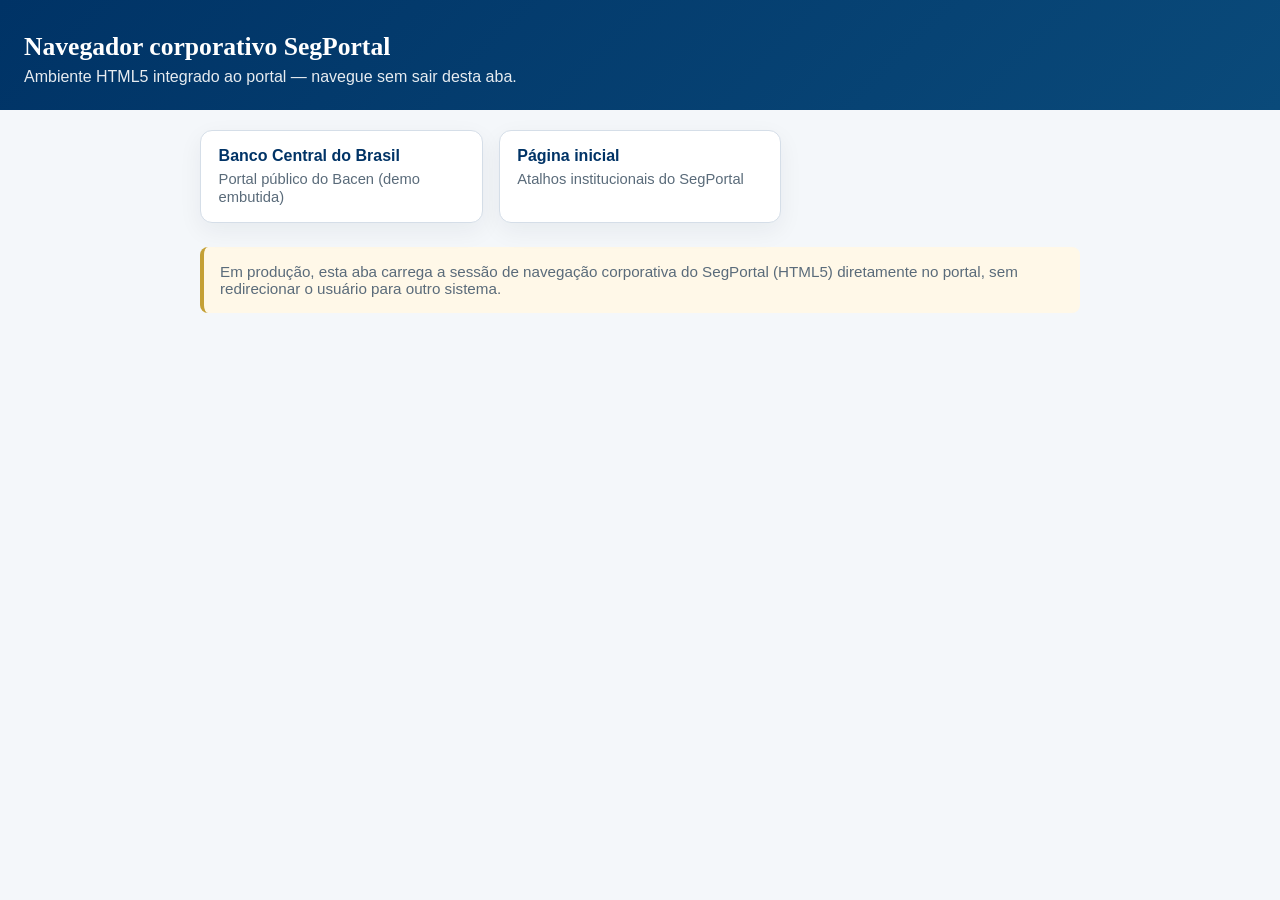
<file: segportal/services/portal-auth/static/browser/home.html>
<!DOCTYPE html>
<html lang="pt-BR">
<head>
  <meta charset="UTF-8" />
  <meta name="viewport" content="width=device-width, initial-scale=1" />
  <title>Início — Navegador SegPortal</title>
  <style>
    :root { --navy:#003366; --gold:#c4a035; --ink:#152433; --muted:#5a6b7a; --bg:#f4f7fa; }
    * { box-sizing: border-box; }
    body { margin:0; font-family:"Source Sans 3",Segoe UI,sans-serif; background:var(--bg); color:var(--ink); }
    header { background:linear-gradient(135deg,var(--navy),#0a4a7a); color:#fff; padding:2rem 1.5rem 1.5rem; }
    header h1 { margin:0 0 .35rem; font-family:Fraunces,Georgia,serif; font-size:1.6rem; }
    header p { margin:0; opacity:.9; }
    main { padding:1.25rem; max-width:920px; margin:0 auto; }
    .grid { display:grid; grid-template-columns:repeat(auto-fill,minmax(220px,1fr)); gap:1rem; }
    a.card { display:block; background:#fff; border:1px solid #d5dee8; border-radius:12px; padding:1rem 1.1rem; text-decoration:none; color:inherit; box-shadow:0 8px 24px rgba(0,26,51,.06); }
    a.card:hover { border-color:var(--gold); }
    a.card strong { display:block; color:var(--navy); margin-bottom:.35rem; }
    a.card span { color:var(--muted); font-size:.92rem; }
    .note { margin-top:1.5rem; padding:1rem; background:#fff8e8; border-left:4px solid var(--gold); border-radius:8px; color:var(--muted); font-size:.95rem; }
  </style>
</head>
<body>
  <header>
    <h1>Navegador corporativo SegPortal</h1>
    <p>Ambiente HTML5 integrado ao portal — navegue sem sair desta aba.</p>
  </header>
  <main>
    <div class="grid">
      <a class="card" href="/browser/bacen.html">
        <strong>Banco Central do Brasil</strong>
        <span>Portal público do Bacen (demo embutida)</span>
      </a>
      <a class="card" href="/browser/home.html">
        <strong>Página inicial</strong>
        <span>Atalhos institucionais do SegPortal</span>
      </a>
    </div>
    <p class="note">Em produção, esta aba carrega a sessão de navegação corporativa do SegPortal (HTML5) diretamente no portal, sem redirecionar o usuário para outro sistema.</p>
  </main>
</body>
</html>
</file>
<file: esp32/simulator/style.css>
:root {
  --bg: #0f2430;
  --panel: #143044;
  --ink: #e8f4ef;
  --muted: #8fb0bc;
  --accent: #4bb356;
  --beak: #e5392f;
  --font-display: "Fraunces", "Palatino Linotype", Palatino, serif;
  --font-body: "Source Sans 3", "Segoe UI", sans-serif;
}

@import url("https://fonts.googleapis.com/css2?family=Fraunces:opsz,wght@9..144,600;9..144,700&family=Source+Sans+3:wght@400;600&display=swap");

* { box-sizing: border-box; }

body {
  margin: 0;
  min-height: 100vh;
  color: var(--ink);
  font-family: var(--font-body);
  background:
    radial-gradient(ellipse 80% 50% at 18% 0%, #1d4d3a 0%, transparent 55%),
    radial-gradient(ellipse 70% 45% at 92% 8%, #1a3a55 0%, transparent 50%),
    linear-gradient(165deg, #0b1a22 0%, #123040 45%, #0e2a28 100%);
}

.page { max-width: 720px; margin: 0 auto; padding: 2.5rem 1.25rem 3rem; }

.intro .brand {
  margin: 0;
  letter-spacing: 0.14em;
  text-transform: uppercase;
  font-size: 0.75rem;
  color: var(--accent);
}

.intro h1 {
  margin: 0.35rem 0 0.5rem;
  font-family: var(--font-display);
  font-size: clamp(2.4rem, 6vw, 3.4rem);
  font-weight: 700;
  line-height: 1.05;
}

.lede { margin: 0 0 1.75rem; max-width: 36rem; color: var(--muted); }

.stage {
  display: flex;
  justify-content: center;
  padding: 1.25rem;
  border-radius: 1.25rem;
  background: linear-gradient(180deg, #1c3a4d, #102636);
  box-shadow: inset 0 0 0 1px rgba(255,255,255,0.06);
}

#screen {
  width: min(100%, 640px);
  height: auto;
  image-rendering: pixelated;
  border-radius: 8px;
  border: 10px solid #0a1520;
  background: #122a3a;
  cursor: pointer;
  touch-action: manipulation;
}

.controls { margin-top: 1.5rem; display: grid; gap: 0.85rem; }

label { display: grid; gap: 0.35rem; font-size: 0.9rem; color: var(--muted); }

input[type="url"], input[type="text"], input[type="password"] {
  width: 100%;
  padding: 0.7rem 0.85rem;
  border: 1px solid #2a4d60;
  border-radius: 0.55rem;
  background: var(--panel);
  color: var(--ink);
  font: inherit;
}

.check { display: flex; align-items: center; gap: 0.5rem; }
.ask { display: grid; grid-template-columns: 1fr auto; gap: 0.5rem; }

button {
  padding: 0.7rem 1.1rem;
  border: 0;
  border-radius: 0.55rem;
  background: var(--accent);
  color: #062012;
  font-weight: 600;
  cursor: pointer;
}

.log { min-height: 1.25rem; margin: 0; color: var(--muted); font-size: 0.9rem; }

@media (max-width: 560px) { .ask { grid-template-columns: 1fr; } }
</file>
